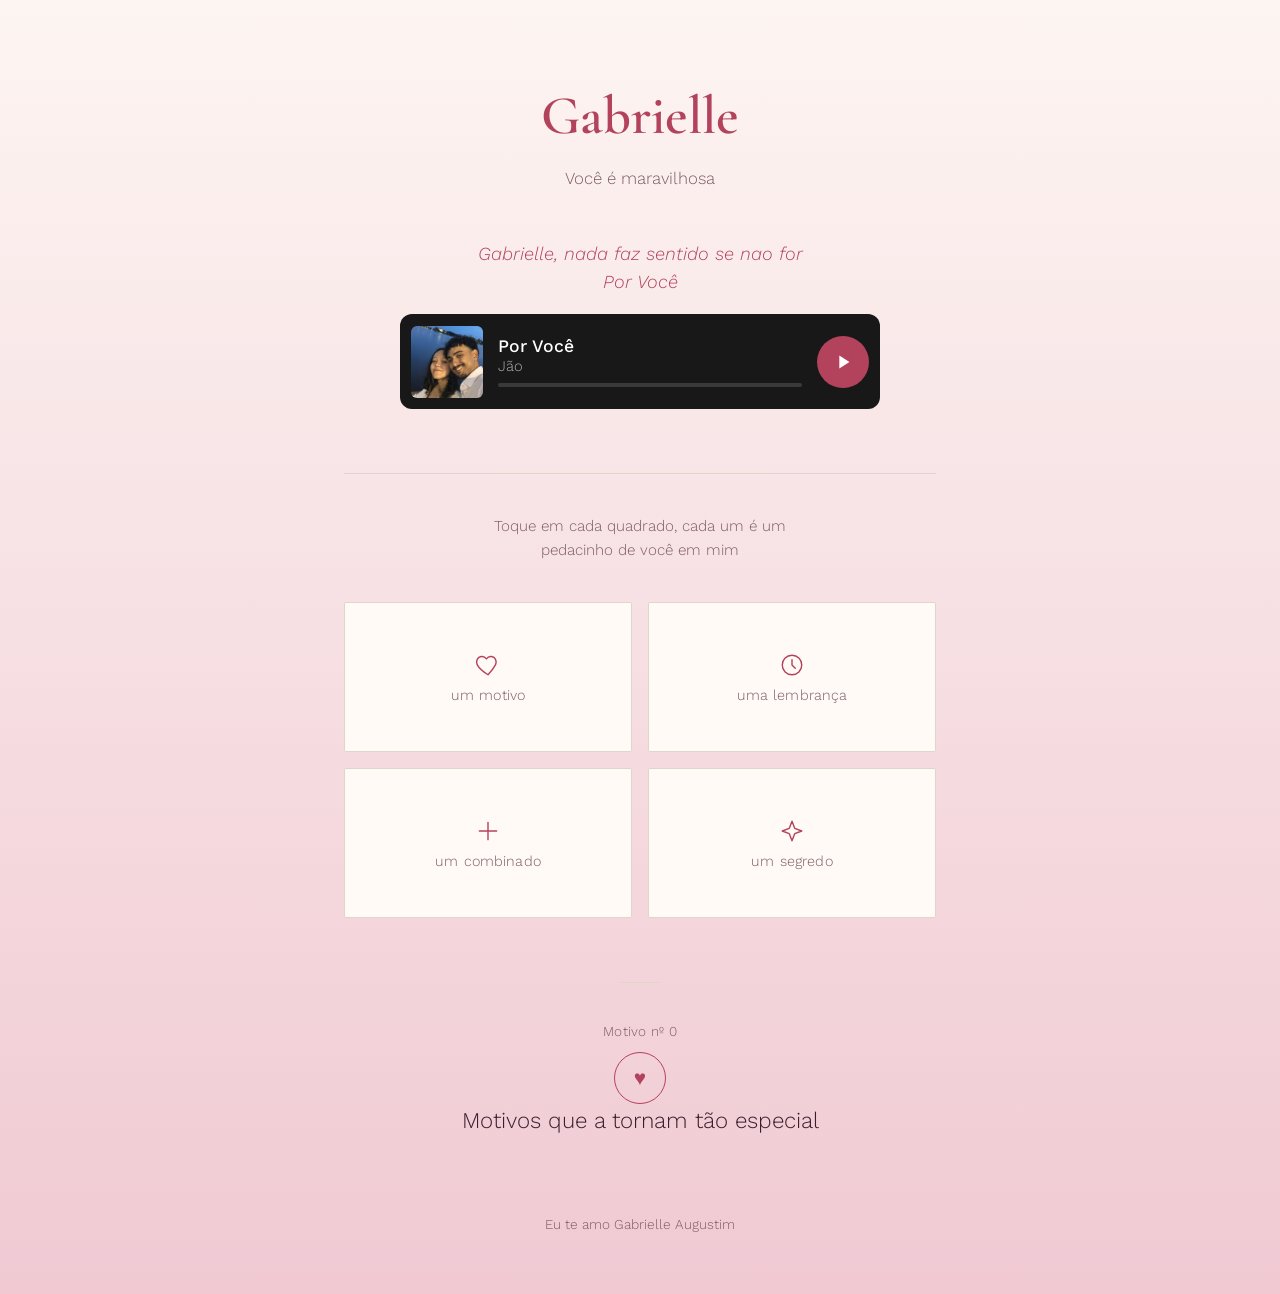
<file: index.html>
<!DOCTYPE html>
<html lang="pt-BR">
<head>
<meta charset="UTF-8">
<meta name="viewport" content="width=device-width, initial-scale=1.0">
<title>YG</title>
<link rel="preconnect" href="https://fonts.googleapis.com">
<link rel="preconnect" href="https://fonts.gstatic.com" crossorigin>
<link href="https://fonts.googleapis.com/css2?family=Cormorant+Garamond:ital,wght@0,400;0,600;1,400&family=Work+Sans:wght@300;400;500&display=swap" rel="stylesheet">
<link rel="stylesheet" href="style.css">
</head>
<body>

  <main>
    <header class="hero">
      <h1>Gabrielle</h1>
      <p class="sub">Você é maravilhosa</p>
    </header>

   <section class="music">
    <p class="music-label">Gabrielle, nada faz sentido se nao for Por Você</p>
    <div class="player">
        <img src="nós.jpeg" alt="a gente" class="player-cover">
        <div class="player-info">
          <p class="track-name">Por Você</p>
          <p class="artist-name">Jão</p>
          <div class="progress-bar">
            <div id="progressFill" class="progress-fill"></div>
          </div>
        </div>
        <button id="playBtn" class="play-btn" aria-label="Tocar música">
          <svg id="iconPlay" viewBox="0 0 24 24" class="icon"><path d="M8 5v14l11-7z"/></svg>
          <svg id="iconPause" viewBox="0 0 24 24" class="icon hidden"><path d="M6 5h4v14H6zM14 5h4v14h-4z"/></svg>
        </button>
      </div>
      <audio id="audio" src="Por Você.mp3" preload="metadata"></audio>
    </section>

    <section class="notes">
      <p class="notes-intro">Toque em cada quadrado, cada um é um pedacinho de você em mim</p>

      <div class="grid">

        <button class="note" data-open="false">
          <span class="face front">
            <svg viewBox="0 0 24 24" class="mark"><path d="M12 21s-7.5-4.6-10-9.3C.6 8.1 2.3 4.8 5.7 4.2c2-.3 3.7.6 4.8 2.1C11.6 4.8 13.3 3.9 15.3 4.2c3.4.6 5.1 3.9 3.7 7.5C16.5 16.4 12 21 12 21z"/></svg>
            <span>um motivo</span>
          </span>
          <span class="face back">Você presta atenção nos pequenos detalhes e é exatamente isso que faz tudo parecer mais legal perto de você.</span>
        </button>

        <button class="note" data-open="false">
          <span class="face front">
            <svg viewBox="0 0 24 24" class="mark"><circle cx="12" cy="12" r="9"/><path d="M12 7v5l3 3"/></svg>
            <span>uma lembrança</span>
          </span>
          <span class="face back">Nosso jantar romantico na pampulha, você é maravilhosa</span>
        </button>

        <button class="note" data-open="false">
          <span class="face front">
            <svg viewBox="0 0 24 24" class="mark"><path d="M4 12h16M12 4v16"/></svg>
            <span>um combinado</span>
          </span>
          <span class="face back">Vamos melhorar dia a pos dia, um pelo outro</span>
        </button>

        <button class="note" data-open="false">
          <span class="face front">
            <svg viewBox="0 0 24 24" class="mark"><path d="M12 3l2.5 6.5L21 12l-6.5 2.5L12 21l-2.5-6.5L3 12l6.5-2.5z"/></svg>
            <span>um segredo</span>
          </span>
          <span class="face back">Voce é minha força para o dia, sempre que fica dificil, penso em voce e me acalmo</span>
        </button>

      </div>
    </section>

    <section class="reasons">
      <div class="divider"></div>
      <p class="reasons-label">Motivo nº <span id="contador">0</span></p>
      <button id="heartBtn" class="heart-btn" aria-label="Mostrar uma razão">♥</button>
      <p id="reasonText" class="reason-text">Motivos que a tornam tão especial</p>
    </section>

    <footer>
      <p>Eu te amo Gabrielle Augustim</p>
    </footer>
  </main>

<script src="script.js"></script>
</body>
</html>
</file>
<file: style.css>
:root {
  --bg: #fdf5f2;
  --ink: #3a1f2b;
  --ink-soft: #7c5b64;
  --line: #ddd7c9;
  --accent: #b3435c;
  --card: #fffaf6;
}

* { box-sizing: border-box; }

body {
  margin: 0;
  background: linear-gradient(180deg, var(--bg) 0%, #f0c9d3 100%);
  color: var(--ink);
  font-family: 'Work Sans', sans-serif;
  font-weight: 300;
  -webkit-font-smoothing: antialiased;
}

main {
  max-width: 640px;
  margin: 0 auto;
  padding: 5rem 1.5rem 3rem;
}

.hero {
  text-align: center;
  opacity: 0;
  animation: rise 1.1s ease-out forwards;
}

@keyframes rise {
  from { opacity: 0; transform: translateY(10px); }
  to   { opacity: 1; transform: translateY(0); }
}

@media (prefers-reduced-motion: reduce) {
  .hero { animation: none; opacity: 1; }
}

.eyebrow {
  margin: 0;
  color: var(--ink-soft);
  font-size: 0.95rem;
  letter-spacing: 0.02em;
}

h1 {
  font-family: 'Cormorant Garamond', serif;
  font-weight: 600;
  font-size: clamp(2.4rem, 6vw, 3.4rem);
  margin: 0.2rem 0 1rem;
  color: var(--accent);
}

.sub {
  color: var(--ink-soft);
  font-size: 1.05rem;
  max-width: 34ch;
  margin: 0 auto;
  line-height: 1.6;
}


.music {
  margin-top: 3rem;
  max-width: 480px;
  margin-left: auto;
  margin-right: auto;
}
 
.music-label {
  text-align: center;
  font-family: 'Work Sans', sans-serif;
  font-style: italic;
  font-size: 1.15rem;
  color: var(--accent);
  max-width: 32ch;
  margin: 0 auto 1.2rem;
  line-height: 1.5;
}
 
.player {
  display: flex;
  align-items: center;
  gap: 0.9rem;
  background: #181818;
  border-radius: 12px;
  padding: 0.7rem;
}
 
.player-cover {
  width: 72px;
  height: 72px;
  border-radius: 6px;
  object-fit: cover;
  flex-shrink: 0;
}
 
.play-btn {
  flex-shrink: 0;
  width: 52px;
  height: 52px;
  border-radius: 50%;
  border: none;
  background: var(--accent);
  color: #fff;
  cursor: pointer;
  display: flex;
  align-items: center;
  justify-content: center;
  transition: transform 0.15s ease;
}
 
.play-btn:active {
  transform: scale(0.92);
}
 
.icon {
  width: 22px;
  height: 22px;
  fill: currentColor;
}
 
.icon.hidden {
  display: none;
}
 
.player-info {
  flex: 1;
  min-width: 0;
}
 
.track-name {
  margin: 0;
  font-size: 1.1rem;
  font-weight: 500;
  color: #fff;
}
 
.artist-name {
  margin: 0.1rem 0 0.5rem;
  font-size: 0.92rem;
  color: #b3b3b3;
}
 
.progress-bar {
  height: 4px;
  border-radius: 2px;
  background: #3a3a3a;
  overflow: hidden;
}
 
.progress-fill {
  height: 100%;
  width: 0%;
  background: var(--accent);
  transition: width 0.1s linear;
}

.notes {
  margin-top: 4rem;
  border-top: 1px solid var(--line);
  padding-top: 2.5rem;
}

.notes-intro {
  text-align: center;
  color: var(--ink-soft);
  font-size: 0.95rem;
  max-width: 38ch;
  margin: 0 auto 2.5rem;
  line-height: 1.6;
}

.grid {
  display: grid;
  grid-template-columns: repeat(2, 1fr);
  gap: 1rem;
}

@media (max-width: 480px) {
  .grid { grid-template-columns: 1fr; }
}

.note {
  position: relative;
  height: 150px;
  border: none;
  background: none;
  padding: 0;
  cursor: pointer;
  perspective: 900px;
  font: inherit;
  color: inherit;
}

.face {
  position: absolute;
  inset: 0;
  display: flex;
  align-items: center;
  justify-content: center;
  border-radius: 2px;
  backface-visibility: hidden;
  transition: transform 0.6s cubic-bezier(.4,.1,.2,1);
  padding: 1.2rem;
  text-align: center;
}

.front {
  background: var(--card);
  border: 1px solid var(--line);
  flex-direction: column;
  gap: 0.6rem;
}

.mark {
  width: 26px;
  height: 26px;
  fill: none;
  stroke: var(--accent);
  stroke-width: 1.3;
  stroke-linecap: round;
  stroke-linejoin: round;
}

.front span:last-child {
  font-size: 0.9rem;
  color: var(--ink-soft);
  letter-spacing: 0.01em;
}

.back {
  background: var(--accent);
  color: #fff;
  transform: rotateY(180deg);
  font-family: 'Work Sans', sans-serif;
  font-size: 1.05rem;
  line-height: 1.5;
}

.note[data-open="true"] .front {
  transform: rotateY(-180deg);
}

.note[data-open="true"] .back {
  transform: rotateY(0deg);
}


.reasons {
  margin-top: 4rem;
  text-align: center;
}

.divider {
  width: 40px;
  height: 1px;
  background: var(--line);
  margin: 0 auto 2.5rem;
}

.reasons-label {
  font-family: 'Work Sans', sans-serif;
  font-size: 0.85rem;
  letter-spacing: 0.02em;
  color: var(--ink-soft);
  margin: 0 0 0.8rem;
}

.reason-text {
  font-family: 'Work Sans', sans-serif;
  font-size: 1.4rem;
  color: var(--ink);
  min-height: 3rem;
  max-width: 34ch;
  margin: 0 auto 1.6rem;
  line-height: 1.5;
}

.heart-btn {
  width: 52px;
  height: 52px;
  border-radius: 50%;
  border: 1px solid var(--accent);
  background: transparent;
  color: var(--accent);
  font-size: 1.3rem;
  font-family: 'Work Sans', sans-serif;
  cursor: pointer;
  transition: background 0.25s ease, color 0.25s ease, transform 0.2s ease;
}

.heart-btn:hover {
  background: var(--accent);
  color: #fff;
}

.heart-btn:active {
  transform: scale(0.92);
}

footer {
  margin-top: 4rem;
  text-align: center;
  color: var(--ink-soft);
  font-size: 0.85rem;
}

.floating-heart {
  position: fixed;
  top: -20px;
  color: var(--accent);
  opacity: 0.75;
  pointer-events: none;
  z-index: 999;
  animation-name: cair;
  animation-timing-function: linear;
  animation-fill-mode: forwards;
}
 
@keyframes cair {
  from {
    transform: translateY(0) rotate(0deg);
    opacity: 0.75;
  }
  to {
    transform: translateY(105vh) rotate(25deg);
    opacity: 0;
  }
}
</file>
